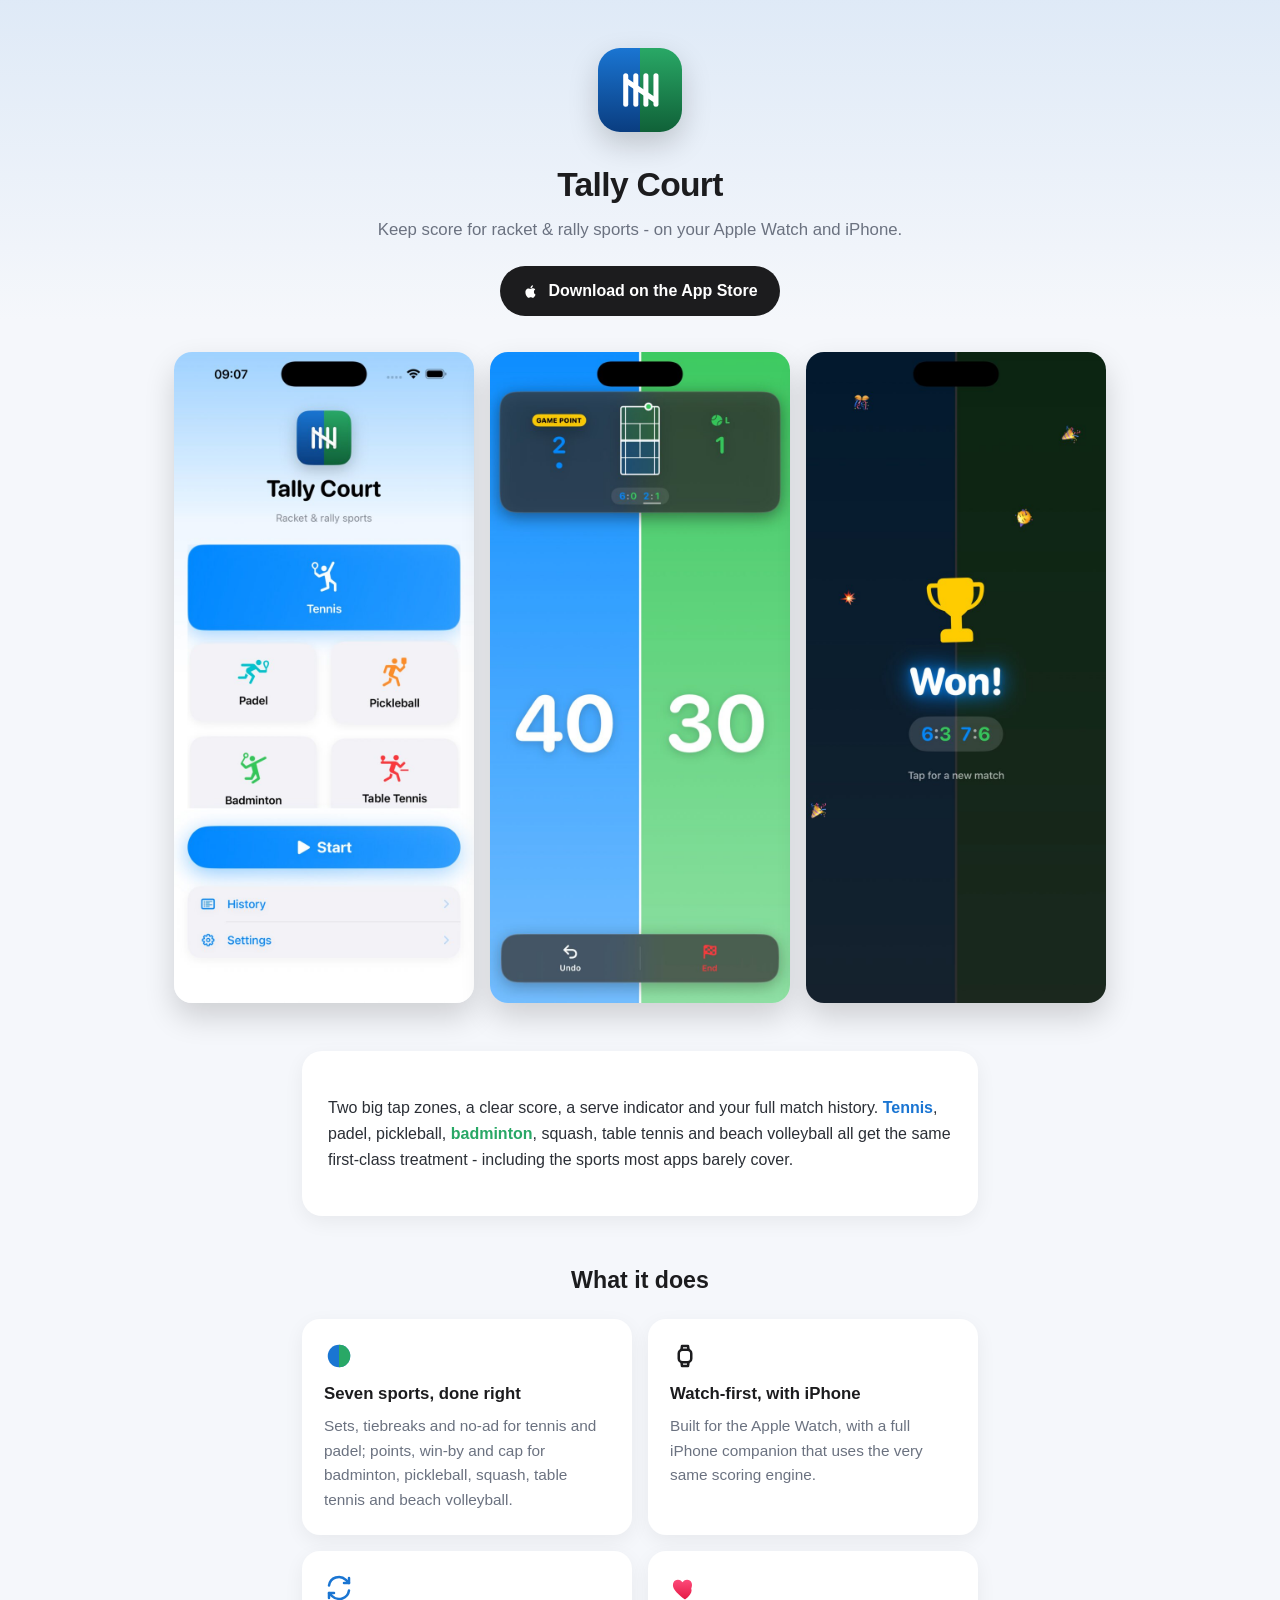
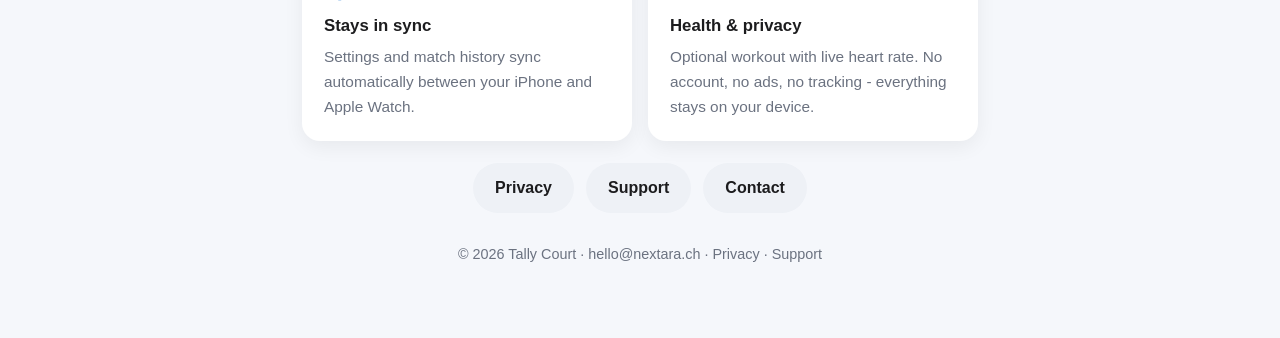
<file: index.html>
<!doctype html>
<html lang="en">
<head>
  <meta charset="utf-8">
  <meta name="viewport" content="width=device-width, initial-scale=1">
  <title>Tally Court - Racket &amp; rally sport scorekeeper for Apple Watch &amp; iPhone</title>
  <meta name="description" content="Tally Court keeps score for tennis, padel, pickleball, badminton, squash, table tennis and beach volleyball on your Apple Watch and iPhone. Two tap zones, big score, serve indicator, match history.">
  <meta property="og:title" content="Tally Court">
  <meta property="og:description" content="Keep score for tennis, padel, pickleball, badminton, squash, table tennis and beach volleyball on your Apple Watch and iPhone.">
  <meta property="og:type" content="website">
  <meta property="og:url" content="https://xenofex7.github.io/tally-court-website/">
  <meta property="og:site_name" content="Tally Court">
  <meta property="og:locale" content="en_US">
  <meta property="og:image" content="https://xenofex7.github.io/tally-court-website/og-image.jpg">
  <meta property="og:image:width" content="1200">
  <meta property="og:image:height" content="630">
  <meta property="og:image:alt" content="Tally Court app on iPhone with home screen and live padel score">
  <meta name="twitter:card" content="summary_large_image">
  <link rel="alternate" type="text/plain" href="llms.txt" title="LLM-readable site info">
  <link rel="canonical" href="https://xenofex7.github.io/tally-court-website/">
  <script type="application/ld+json">
  {
    "@context": "https://schema.org",
    "@type": "SoftwareApplication",
    "name": "Tally Court",
    "description": "Scorekeeper for tennis, padel, pickleball, badminton, squash, table tennis and beach volleyball on Apple Watch and iPhone.",
    "applicationCategory": "SportsApplication",
    "operatingSystem": "iOS 17, watchOS 10",
    "url": "https://xenofex7.github.io/tally-court-website/",
    "downloadUrl": "https://apps.apple.com/app/id6776566859"
  }
  </script>
  <link rel="icon" href="mark.svg">
  <link rel="stylesheet" href="style.css">
</head>
<body>
  <div class="wrap">
    <header class="hero">
      <img class="mark" src="mark.svg" alt="" width="84" height="84">
      <h1>Tally Court</h1>
      <p class="tagline">Keep score for racket &amp; rally sports - on your Apple Watch and iPhone.</p>
      <div class="btns">
        <a class="btn store" href="https://apps.apple.com/app/id6776566859">
          <svg width="17" height="17" viewBox="0 0 16 16" aria-hidden="true" focusable="false"><path fill="currentColor" d="M11.18 8.46c.02-1.49 1.22-2.2 1.27-2.24-.69-1.02-1.77-1.16-2.15-1.18-.92-.09-1.79.54-2.25.54-.46 0-1.18-.53-1.94-.51-1 .01-1.92.58-2.43 1.47-1.04 1.8-.27 4.46.75 5.92.5.71 1.09 1.51 1.86 1.48.75-.03 1.03-.48 1.93-.48.9 0 1.16.48 1.95.46.81-.01 1.32-.73 1.81-1.45.57-.83.81-1.63.82-1.67-.02-.01-1.57-.6-1.59-2.39zM9.7 4.03c.41-.5.69-1.19.61-1.88-.59.02-1.31.39-1.74.89-.38.44-.72 1.15-.63 1.82.66.05 1.34-.33 1.76-.83z"/></svg>
          Download on the App Store
        </a>
      </div>
    </header>

    <div class="shots">
      <img src="shots/home.jpg" alt="All sports on the home screen" width="720" height="1564">
      <img src="shots/padel.jpg" alt="Live padel score with court" width="720" height="1564">
      <img src="shots/win.jpg" alt="Match won" width="720" height="1564">
    </div>

    <div class="card">
      <p>Two big tap zones, a clear score, a serve indicator and your full match history. <span class="sport tennis">Tennis</span>, padel, pickleball, <span class="sport badminton">badminton</span>, squash, table tennis and beach volleyball all get the same first-class treatment - including the sports most apps barely cover.</p>
    </div>

    <h2 class="section-title">What it does</h2>
    <div class="features">
      <div class="feature">
        <div class="ico">
          <svg viewBox="0 0 24 24" aria-hidden="true">
            <circle cx="12" cy="12" r="9" fill="#1a75d2"/>
            <path d="M12 3a9 9 0 0 1 0 18z" fill="#29a866"/>
          </svg>
        </div>
        <h3>Seven sports, done right</h3>
        <p>Sets, tiebreaks and no-ad for tennis and padel; points, win-by and cap for badminton, pickleball, squash, table tennis and beach volleyball.</p>
      </div>
      <div class="feature">
        <div class="ico">
          <svg viewBox="0 0 24 24" fill="none" stroke="#1c1c1e" stroke-width="2" stroke-linecap="round" stroke-linejoin="round" aria-hidden="true">
            <rect x="7" y="7" width="10" height="10" rx="3"/>
            <path d="M9.2 7l.4-3h4.8l.4 3M9.2 17l.4 3h4.8l.4-3"/>
          </svg>
        </div>
        <h3>Watch-first, with iPhone</h3>
        <p>Built for the Apple Watch, with a full iPhone companion that uses the very same scoring engine.</p>
      </div>
      <div class="feature">
        <div class="ico">
          <svg viewBox="0 0 24 24" fill="none" stroke="#1a75d2" stroke-width="2" stroke-linecap="round" stroke-linejoin="round" aria-hidden="true">
            <path d="M4 10a8 8 0 0 1 13.5-4.5L20 8"/>
            <path d="M20 14a8 8 0 0 1-13.5 4.5L4 16"/>
            <path d="M20 4v4h-4M4 20v-4h4"/>
          </svg>
        </div>
        <h3>Stays in sync</h3>
        <p>Settings and match history sync automatically between your iPhone and Apple Watch.</p>
      </div>
      <div class="feature">
        <div class="ico">
          <svg viewBox="0 0 24 24" aria-hidden="true">
            <defs>
              <linearGradient id="heart" x1="0" y1="0" x2="0" y2="1">
                <stop offset="0" stop-color="#fd4a7a"/><stop offset="1" stop-color="#e51a45"/>
              </linearGradient>
            </defs>
            <path d="M12 21s-6.7-4.3-9-8.7C1.4 8.7 3 5.3 6.3 5.3c1.9 0 3 1.1 3.7 2.1.7-1 1.8-2.1 3.7-2.1 3.3 0 4.9 3.4 3.3 7C18.7 16.7 12 21 12 21z" fill="url(#heart)"/>
          </svg>
        </div>
        <h3>Health &amp; privacy</h3>
        <p>Optional workout with live heart rate. No account, no ads, no tracking - everything stays on your device.</p>
      </div>
    </div>

    <div class="btns">
      <a class="btn alt" href="privacy.html">Privacy</a>
      <a class="btn alt" href="support.html">Support</a>
      <a class="btn alt" data-mail href="#">Contact</a>
    </div>

    <footer>
      &copy; 2026 Tally Court &middot; <a data-mail="text" href="#">email</a> &middot;
      <a href="privacy.html">Privacy</a> &middot; <a href="support.html">Support</a>
    </footer>
  </div>
  <script src="mail.js"></script>
</body>
</html>
</file>
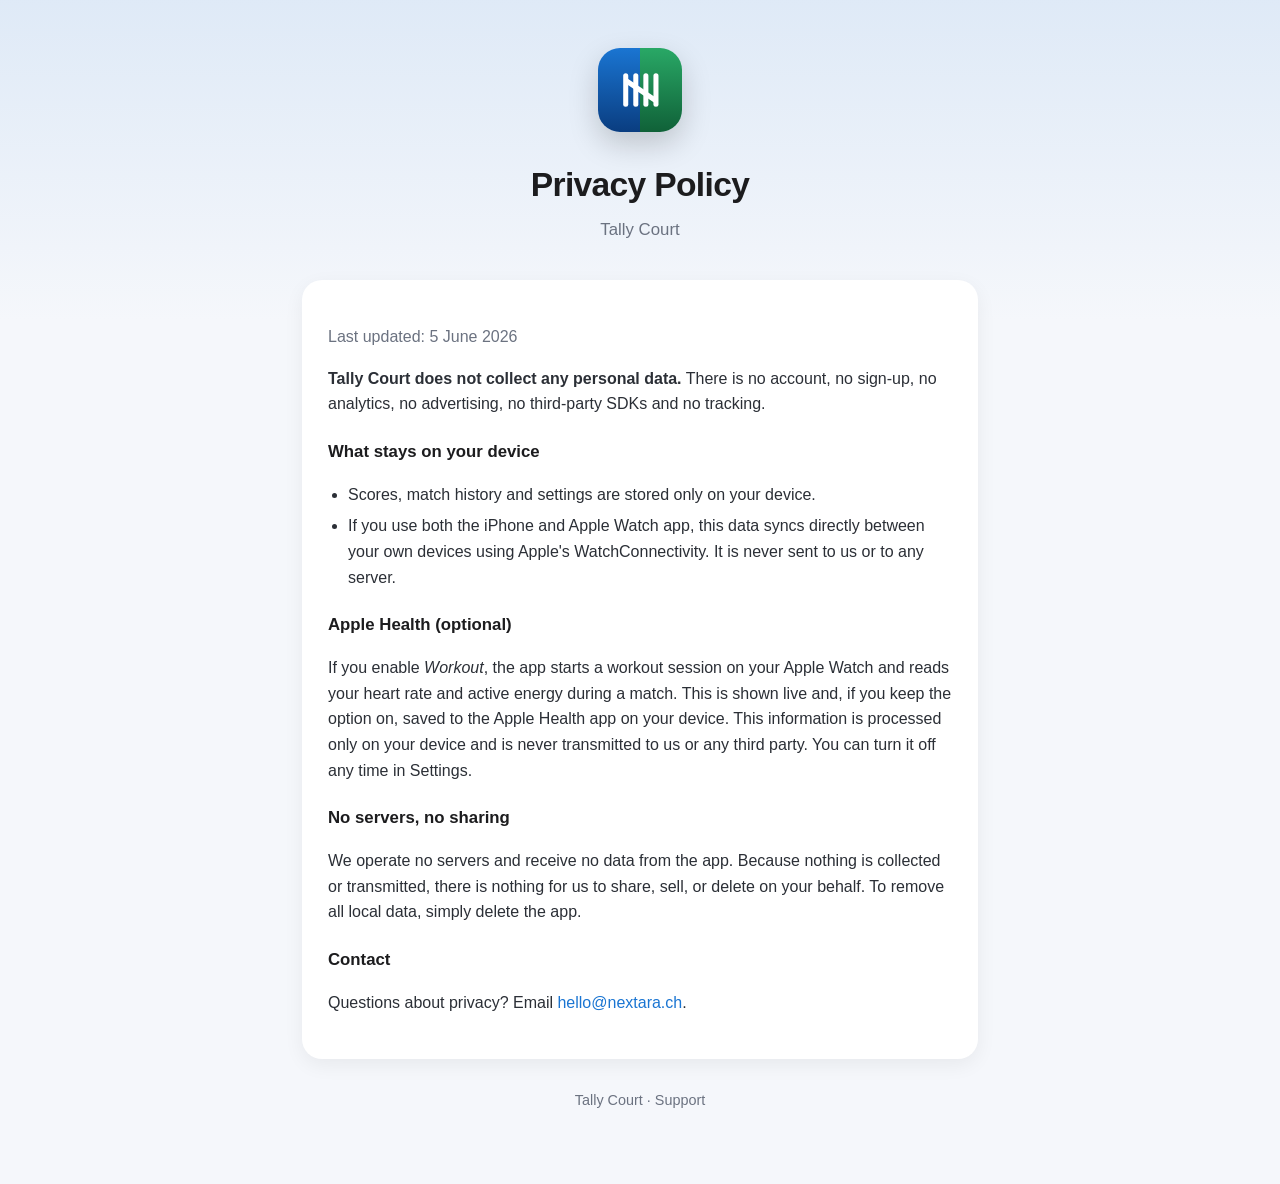
<file: privacy.html>
<!doctype html>
<html lang="en">
<head>
  <meta charset="utf-8">
  <meta name="viewport" content="width=device-width, initial-scale=1">
  <title>Privacy Policy - Tally Court</title>
  <meta name="description" content="Tally Court collects no personal data: no account, no analytics, no tracking. Scores and history stay on your devices.">
  <link rel="icon" href="mark.svg">
  <link rel="stylesheet" href="style.css">
</head>
<body>
  <div class="wrap">
    <header class="hero">
      <img class="mark" src="mark.svg" alt="" width="84" height="84">
      <h1>Privacy Policy</h1>
      <p class="tagline">Tally Court</p>
    </header>

    <div class="card">
      <p class="muted">Last updated: 5 June 2026</p>

      <p><strong>Tally Court does not collect any personal data.</strong> There is no account, no sign-up, no analytics, no advertising, no third-party SDKs and no tracking.</p>

      <h3>What stays on your device</h3>
      <ul>
        <li>Scores, match history and settings are stored only on your device.</li>
        <li>If you use both the iPhone and Apple Watch app, this data syncs directly between your own devices using Apple's WatchConnectivity. It is never sent to us or to any server.</li>
      </ul>

      <h3>Apple Health (optional)</h3>
      <p>If you enable <em>Workout</em>, the app starts a workout session on your Apple Watch and reads your heart rate and active energy during a match. This is shown live and, if you keep the option on, saved to the Apple Health app on your device. This information is processed only on your device and is never transmitted to us or any third party. You can turn it off any time in Settings.</p>

      <h3>No servers, no sharing</h3>
      <p>We operate no servers and receive no data from the app. Because nothing is collected or transmitted, there is nothing for us to share, sell, or delete on your behalf. To remove all local data, simply delete the app.</p>

      <h3>Contact</h3>
      <p>Questions about privacy? Email <a data-mail="text" href="#">email</a>.</p>
    </div>

    <footer>
      <a href="index.html">Tally Court</a> &middot; <a href="support.html">Support</a>
    </footer>
  </div>
  <script src="mail.js"></script>
</body>
</html>
</file>
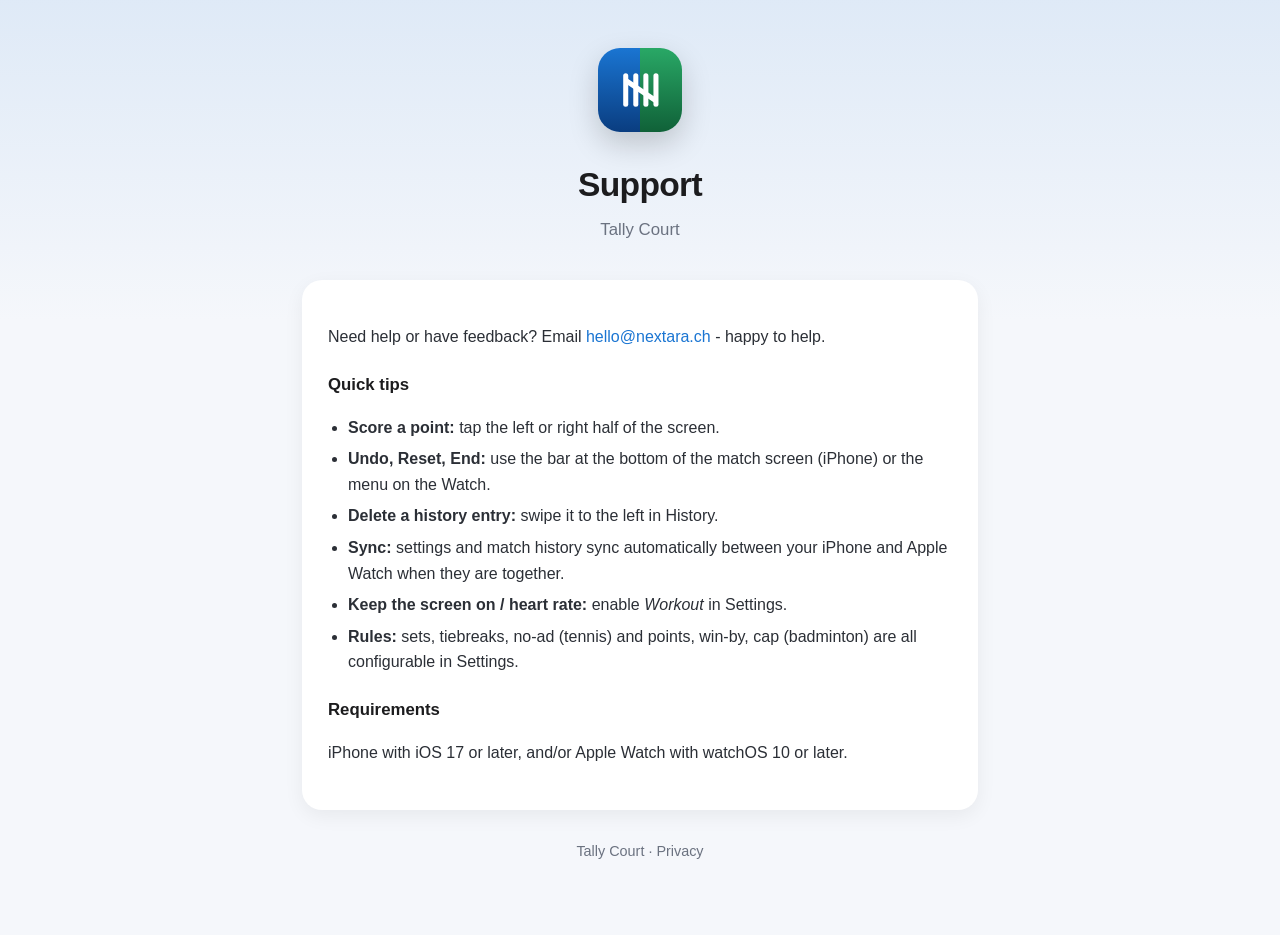
<file: support.html>
<!doctype html>
<html lang="en">
<head>
  <meta charset="utf-8">
  <meta name="viewport" content="width=device-width, initial-scale=1">
  <title>Support - Tally Court</title>
  <meta name="description" content="Help for Tally Court: quick tips for scoring, sync between iPhone and Apple Watch, settings and requirements.">
  <link rel="icon" href="mark.svg">
  <link rel="stylesheet" href="style.css">
</head>
<body>
  <div class="wrap">
    <header class="hero">
      <img class="mark" src="mark.svg" alt="" width="84" height="84">
      <h1>Support</h1>
      <p class="tagline">Tally Court</p>
    </header>

    <div class="card">
      <p>Need help or have feedback? Email <a data-mail="text" href="#">email</a> - happy to help.</p>

      <h3>Quick tips</h3>
      <ul>
        <li><strong>Score a point:</strong> tap the left or right half of the screen.</li>
        <li><strong>Undo, Reset, End:</strong> use the bar at the bottom of the match screen (iPhone) or the menu on the Watch.</li>
        <li><strong>Delete a history entry:</strong> swipe it to the left in History.</li>
        <li><strong>Sync:</strong> settings and match history sync automatically between your iPhone and Apple Watch when they are together.</li>
        <li><strong>Keep the screen on / heart rate:</strong> enable <em>Workout</em> in Settings.</li>
        <li><strong>Rules:</strong> sets, tiebreaks, no-ad (tennis) and points, win-by, cap (badminton) are all configurable in Settings.</li>
      </ul>

      <h3>Requirements</h3>
      <p>iPhone with iOS 17 or later, and/or Apple Watch with watchOS 10 or later.</p>
    </div>

    <footer>
      <a href="index.html">Tally Court</a> &middot; <a href="privacy.html">Privacy</a>
    </footer>
  </div>
  <script src="mail.js"></script>
</body>
</html>
</file>
<file: style.css>
:root {
  --blue: #1a75d2;
  --green: #29a866;
  --ink: #1c1c1e;
  --muted: #6b7280;
  --bg: #f5f7fb;
  --card: #ffffff;
}

* { box-sizing: border-box; }

html { -webkit-text-size-adjust: 100%; }

html { background: var(--bg); }

body {
  margin: 0;
  min-height: 100vh;
  font-family: -apple-system, BlinkMacSystemFont, "Segoe UI", Roboto, Helvetica, Arial, sans-serif;
  color: var(--ink);
  background: linear-gradient(180deg, rgba(26,117,210,0.10), var(--bg) 320px) no-repeat;
  line-height: 1.6;
}

.wrap {
  max-width: 720px;
  margin: 0 auto;
  padding: 48px 22px 72px;
}

header.hero { text-align: center; margin-bottom: 36px; }

.mark { width: 84px; height: 84px; border-radius: 22px; box-shadow: 0 12px 30px rgba(0,0,0,0.18); }

h1 { font-size: 2.1rem; font-weight: 800; margin: 18px 0 6px; letter-spacing: -0.02em; }
.tagline { color: var(--muted); font-size: 1.05rem; margin: 0; }

.card {
  background: var(--card);
  border-radius: 20px;
  padding: 28px 26px;
  box-shadow: 0 6px 20px rgba(0,0,0,0.06);
  margin-bottom: 22px;
}

h2 { font-size: 1.3rem; margin: 6px 0 14px; }
h3 { font-size: 1.05rem; margin: 22px 0 6px; }
p, li { color: #2b2f36; }
ul { padding-left: 20px; }
li { margin: 6px 0; }
small, .muted { color: var(--muted); }

a { color: var(--blue); text-decoration: none; }
a:hover { text-decoration: underline; }

.btns { display: flex; gap: 12px; flex-wrap: wrap; justify-content: center; margin-top: 22px; }
.btn {
  display: inline-block; padding: 12px 22px; border-radius: 999px; font-weight: 600;
  background: var(--blue); color: #fff;
}
.btn.alt { background: #eef1f6; color: var(--ink); }
.btn.store {
  display: inline-flex; align-items: center; gap: 9px;
  background: var(--ink); color: #fff;
}
.btn.store:hover { text-decoration: none; background: #000; }
.btn.store svg { width: 17px; height: 17px; }

footer { text-align: center; color: var(--muted); font-size: 0.9rem; margin-top: 30px; }
footer a { color: var(--muted); }

.sport { font-weight: 700; }
.tennis { color: var(--blue); }
.badminton { color: var(--green); }

.shots {
  display: flex; gap: 16px; justify-content: center; flex-wrap: nowrap;
  position: relative; left: 50%; transform: translateX(-50%);
  width: min(94vw, 940px); margin: 20px 0 48px;
}
.shots img {
  flex: 1 1 0; min-width: 0; max-width: 300px; height: auto; border-radius: 18px;
  box-shadow: 0 14px 30px rgba(0,0,0,0.16);
}

.section-title { text-align: center; font-size: 1.45rem; margin: 46px 0 20px; }

.features { display: grid; grid-template-columns: repeat(auto-fit, minmax(220px, 1fr)); gap: 16px; }
.feature {
  background: var(--card); border-radius: 18px; padding: 22px;
  box-shadow: 0 6px 20px rgba(0,0,0,0.06);
}
.feature .ico { line-height: 1; }
.feature .ico svg { width: 30px; height: 30px; display: block; }
.feature h3 { margin: 10px 0 6px; font-size: 1.05rem; }
.feature p { color: var(--muted); margin: 0; font-size: 0.96rem; }
</file>
